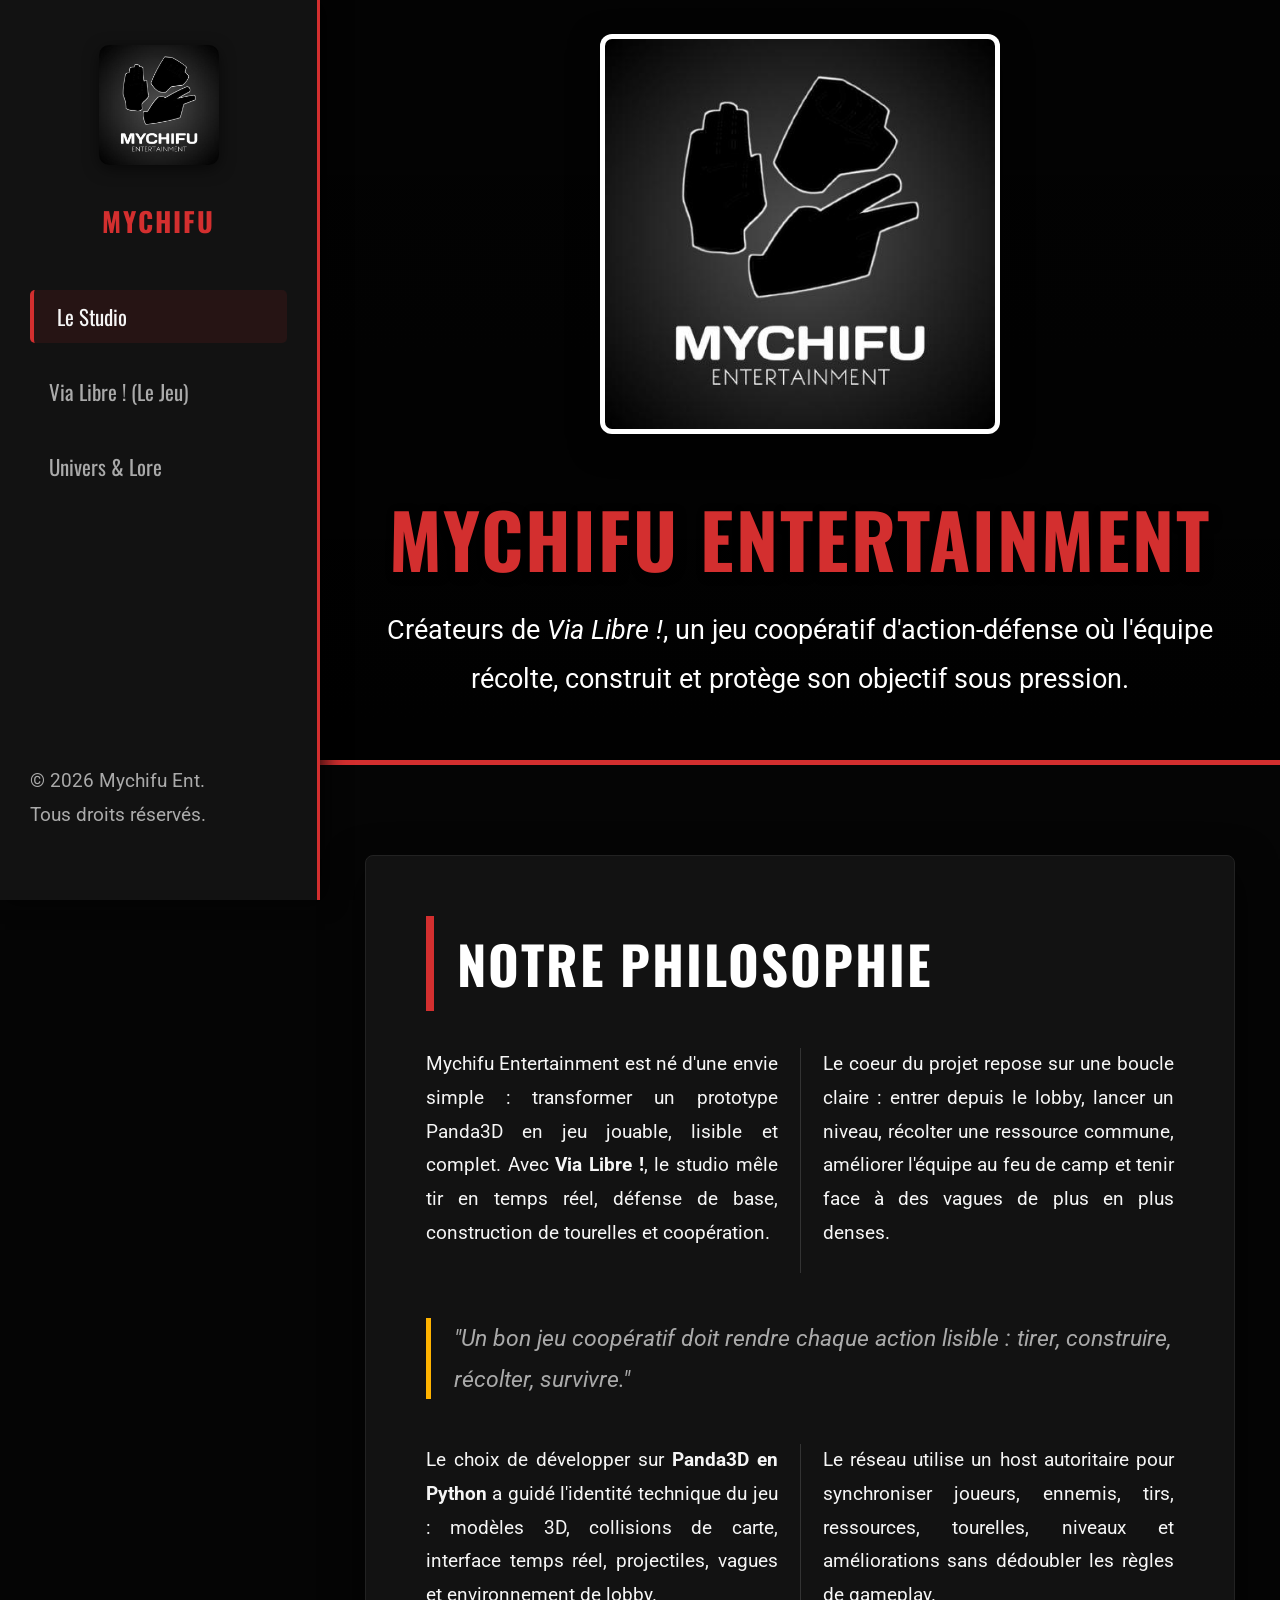
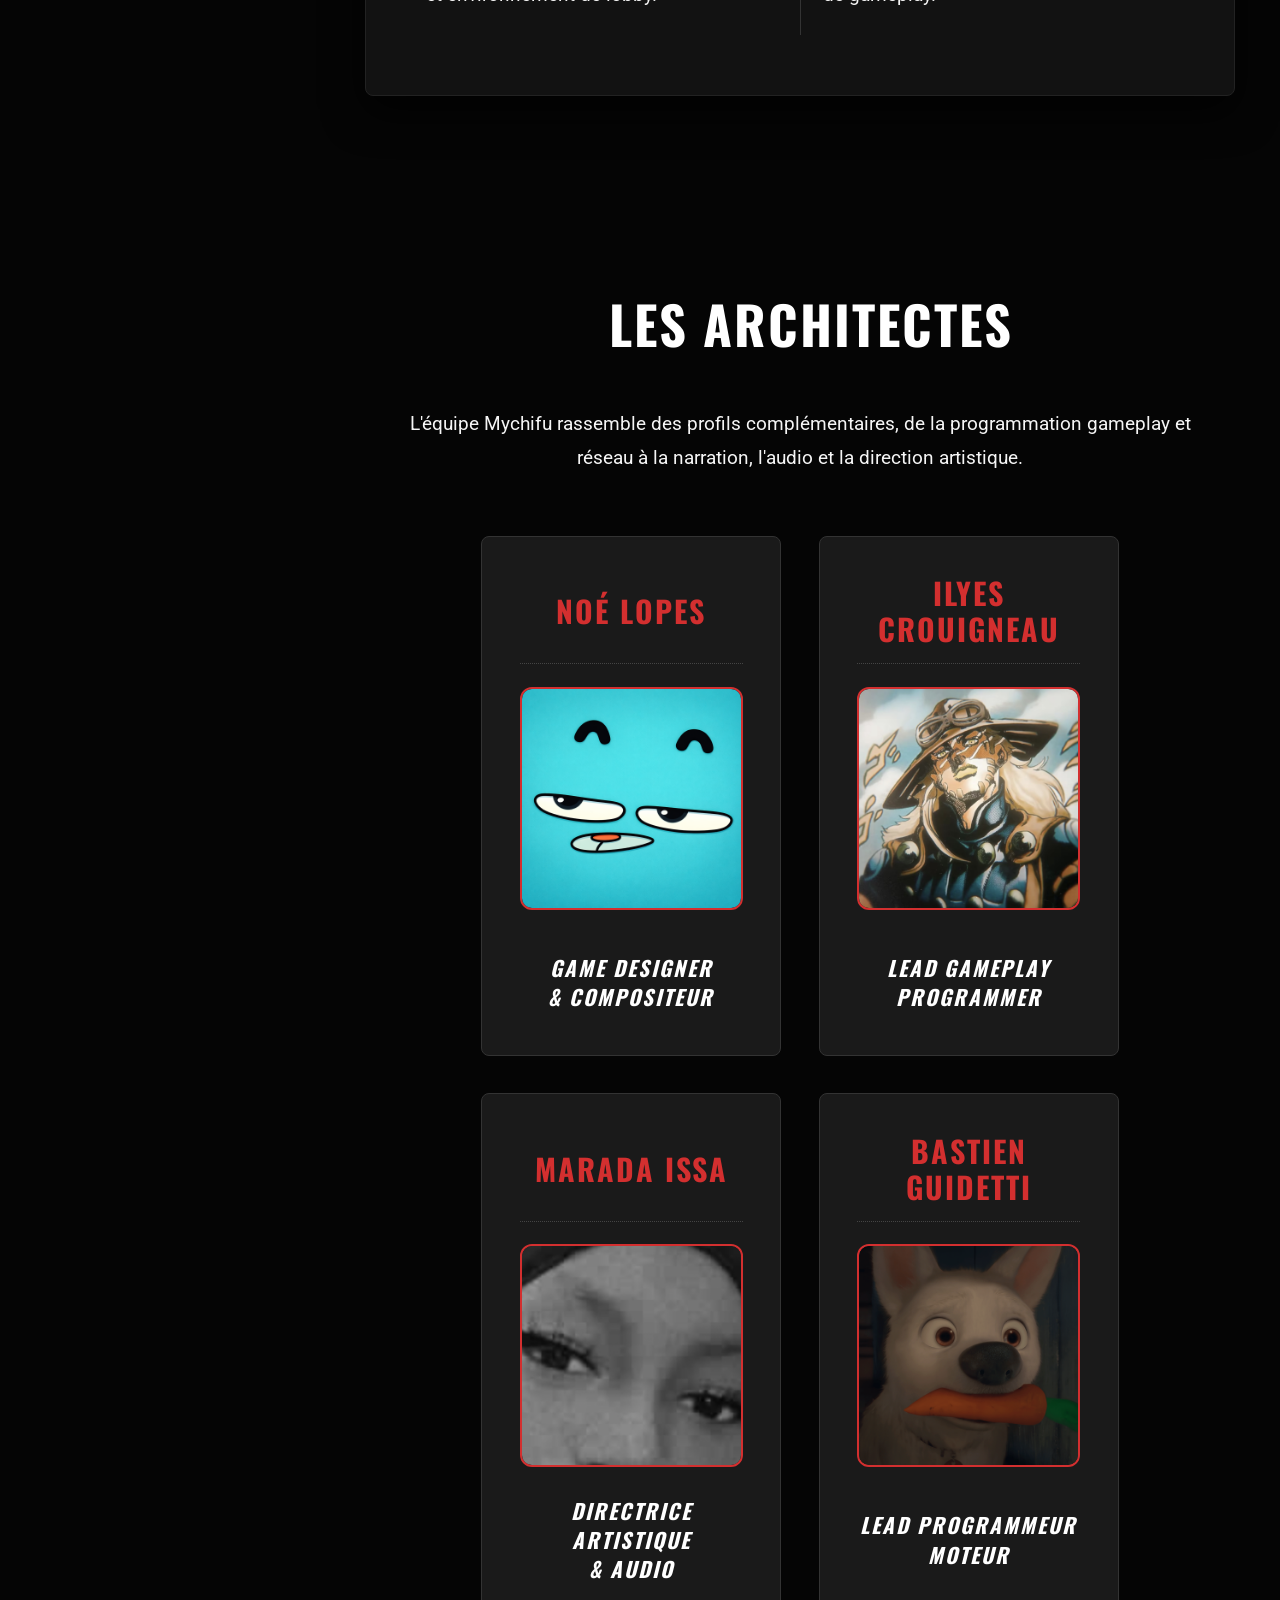
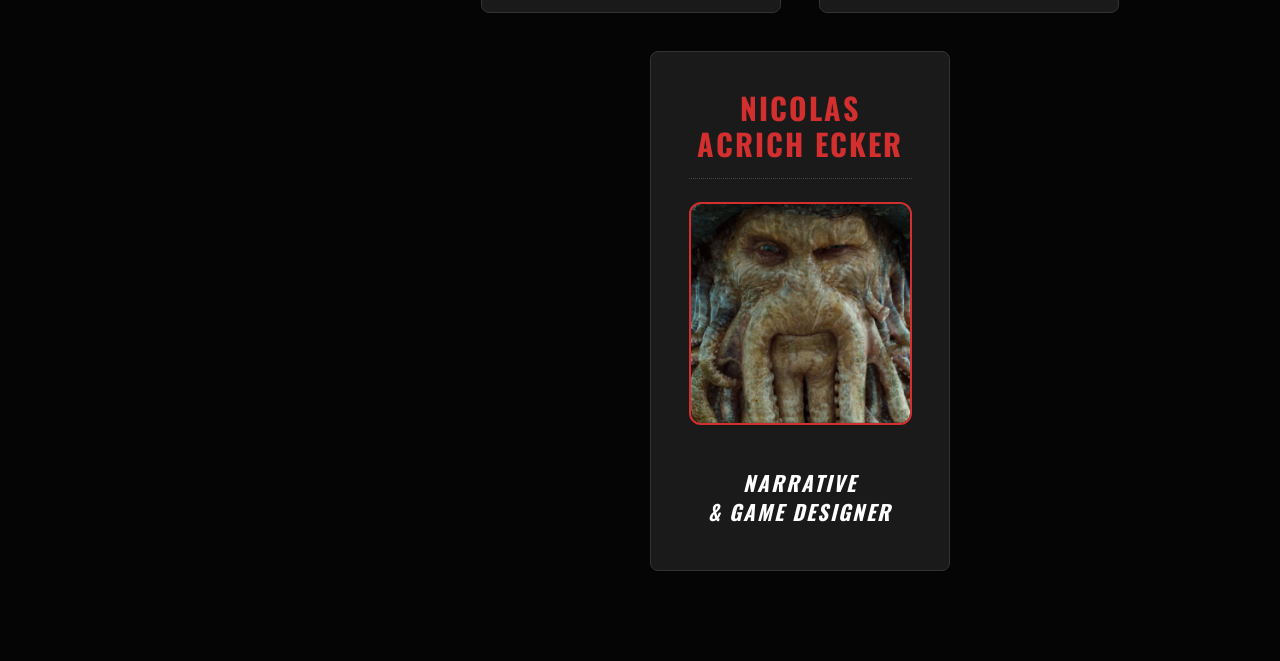
<file: index.html>
<!DOCTYPE html>
<html lang="fr">
<head>
    <meta charset="UTF-8">
    <meta name="viewport" content="width=device-width, initial-scale=1.0">
    <title>Mychifu Entertainment - Studio Ind&eacute;pendant</title>
    <link rel="stylesheet" href="css/style.css">
</head>
<body>
    <nav class="sidebar">
        <div class="sidebar-header">
            <div class="sidebar-logo-container">
                <a href="index.html">
                    <img src="img/mychifu_logo.jpg" alt="Mychifu Logo">
                </a>
                <h2>MYCHIFU</h2>
            </div>
            <button class="mobile-toggle" aria-label="Ouvrir le menu">
                <span></span>
                <span></span>
                <span></span>
            </button>
        </div>
        <ul class="sidebar-nav">
            <li><a href="index.html" class="active">Le Studio</a></li>
            <li><a href="game.html">Via Libre ! (Le Jeu)</a></li>
            <li><a href="lore.html">Univers & Lore</a></li>
        </ul>
        <div class="sidebar-footer">
            <p>&copy; 2026 Mychifu Ent.<br>Tous droits r&eacute;serv&eacute;s.</p>
        </div>
    </nav>

    <main class="main-content">
        <header class="hero">
            <img src="img/mychifu_logo.jpg" alt="Mychifu Entertainment Logo" class="reveal-scale" style="background: white; padding: 5px;">
            <h1 class="reveal">Mychifu Entertainment</h1>
            <p class="reveal">Cr&eacute;ateurs de <em>Via Libre !</em>, un jeu coop&eacute;ratif d'action-d&eacute;fense o&ugrave; l'&eacute;quipe r&eacute;colte, construit et prot&egrave;ge son objectif sous pression.</p>
        </header>

        <section>
            <div class="surface reveal-up">
                <h2 class="section-title reveal-left">Notre Philosophie</h2>

                <div class="text-columns">
                    <p class="reveal">Mychifu Entertainment est n&eacute; d'une envie simple : transformer un prototype Panda3D en jeu jouable, lisible et complet. Avec <strong>Via Libre !</strong>, le studio m&ecirc;le tir en temps r&eacute;el, d&eacute;fense de base, construction de tourelles et coop&eacute;ration.</p>

                    <p class="reveal">Le coeur du projet repose sur une boucle claire : entrer depuis le lobby, lancer un niveau, r&eacute;colter une ressource commune, am&eacute;liorer l'&eacute;quipe au feu de camp et tenir face &agrave; des vagues de plus en plus denses.</p>
                </div>

                <blockquote class="reveal-scale">
                    "Un bon jeu coop&eacute;ratif doit rendre chaque action lisible : tirer, construire, r&eacute;colter, survivre."
                </blockquote>

                <div class="text-columns">
                    <p class="reveal">Le choix de d&eacute;velopper sur <strong>Panda3D en Python</strong> a guid&eacute; l'identit&eacute; technique du jeu : mod&egrave;les 3D, collisions de carte, interface temps r&eacute;el, projectiles, vagues et environnement de lobby.</p>
                    <p class="reveal">Le r&eacute;seau utilise un host autoritaire pour synchroniser joueurs, ennemis, tirs, ressources, tourelles, niveaux et am&eacute;liorations sans d&eacute;doubler les r&egrave;gles de gameplay.</p>
                </div>
            </div>
        </section>

        <section>
            <h2 class="section-title reveal-left" style="text-align: center; border: none;">Les Architectes</h2>
            <p class="reveal" style="text-align: center; max-width: 800px; margin: 0 auto 4rem;">L'&eacute;quipe Mychifu rassemble des profils compl&eacute;mentaires, de la programmation gameplay et r&eacute;seau &agrave; la narration, l'audio et la direction artistique.</p>

            <div class="grid-flex">
                <div class="card team-card reveal-scale">
                    <h3>No&eacute; Lopes</h3>
                    <div class="profile-pic-placeholder"><img src="img/noe.png" alt="Photo de No&eacute; Lopes"></div>
                    <h4>Game Designer<br>& Compositeur</h4>
                </div>
                <div class="card team-card reveal-scale" style="transition-delay: 0.1s;">
                    <h3>Ilyes Crouigneau</h3>
                    <div class="profile-pic-placeholder"><img src="img/ilyes.png" alt="Photo de Ilyes Crouigneau"></div>
                    <h4>Lead Gameplay<br>Programmer</h4>
                </div>
                <div class="card team-card reveal-scale" style="transition-delay: 0.2s;">
                    <h3>Marada Issa</h3>
                    <div class="profile-pic-placeholder"><img src="img/marada.png" alt="Photo de Marada Issa"></div>
                    <h4>Directrice Artistique<br>& Audio</h4>
                </div>
                <div class="card team-card reveal-scale" style="transition-delay: 0.3s;">
                    <h3>Bastien Guidetti</h3>
                    <div class="profile-pic-placeholder"><img src="img/bastien.png" alt="Photo de Bastien Guidetti"></div>
                    <h4>Lead Programmeur<br>Moteur</h4>
                </div>
                <div class="card team-card reveal-scale" style="transition-delay: 0.4s;">
                    <h3>Nicolas Acrich Ecker</h3>
                    <div class="profile-pic-placeholder"><img src="img/nicolas.png" alt="Photo de Nicolas Acrich Ecker"></div>
                    <h4>Narrative<br>& Game Designer</h4>
                </div>
            </div>
        </section>
    </main>
    <script src="js/script.js"></script>
</body>
</html>
</file>
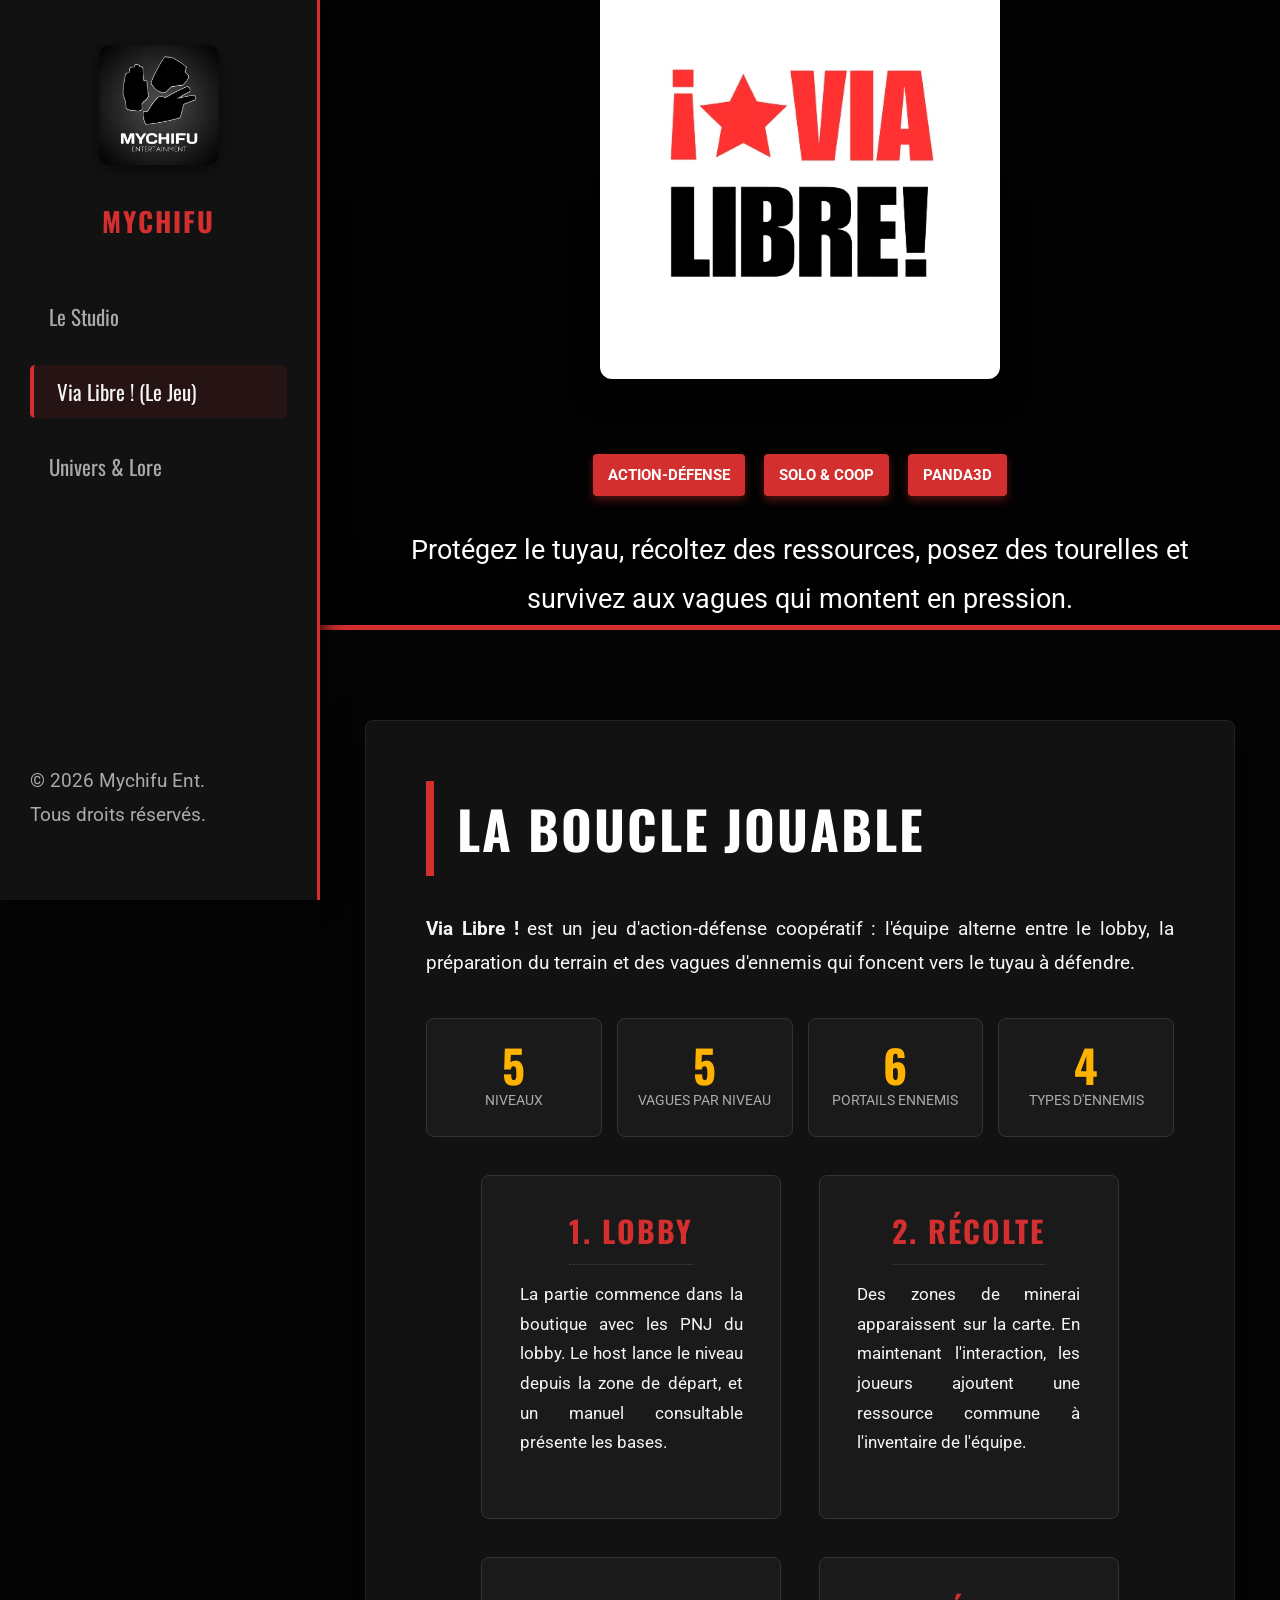
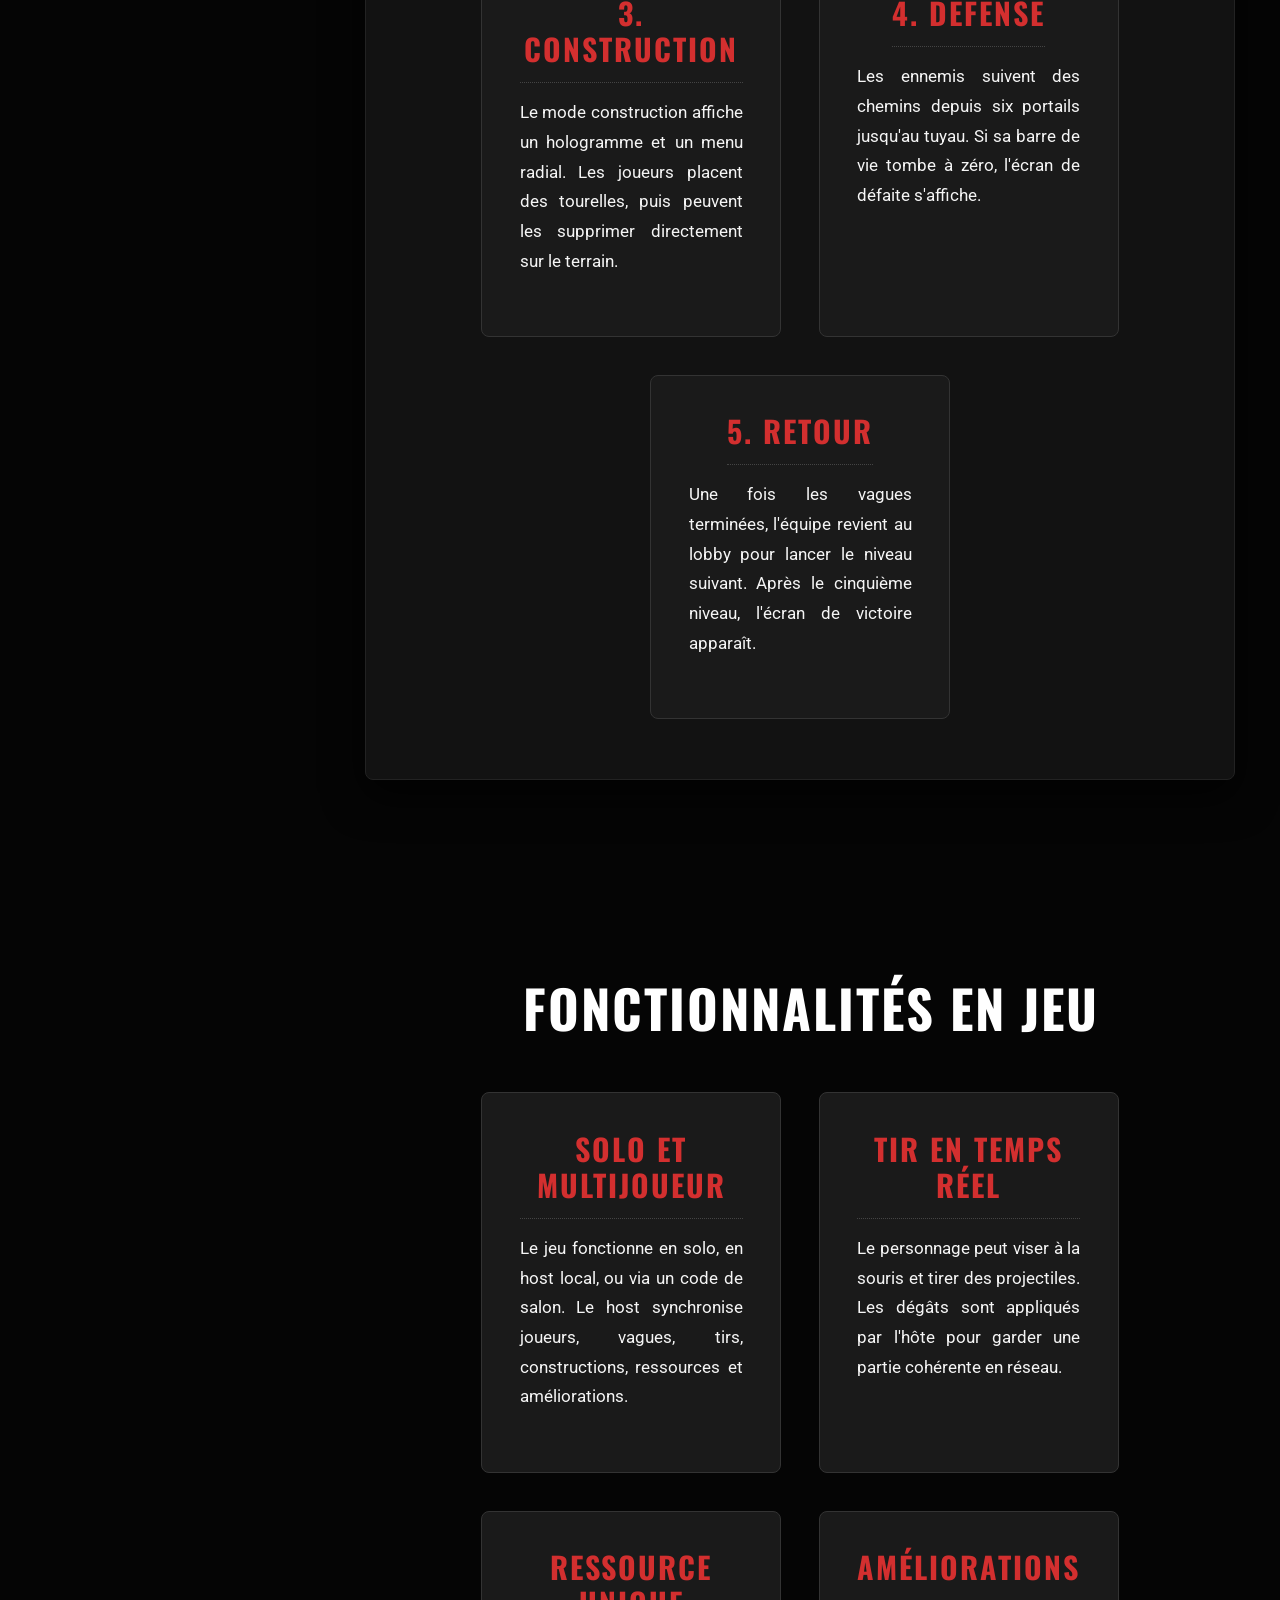
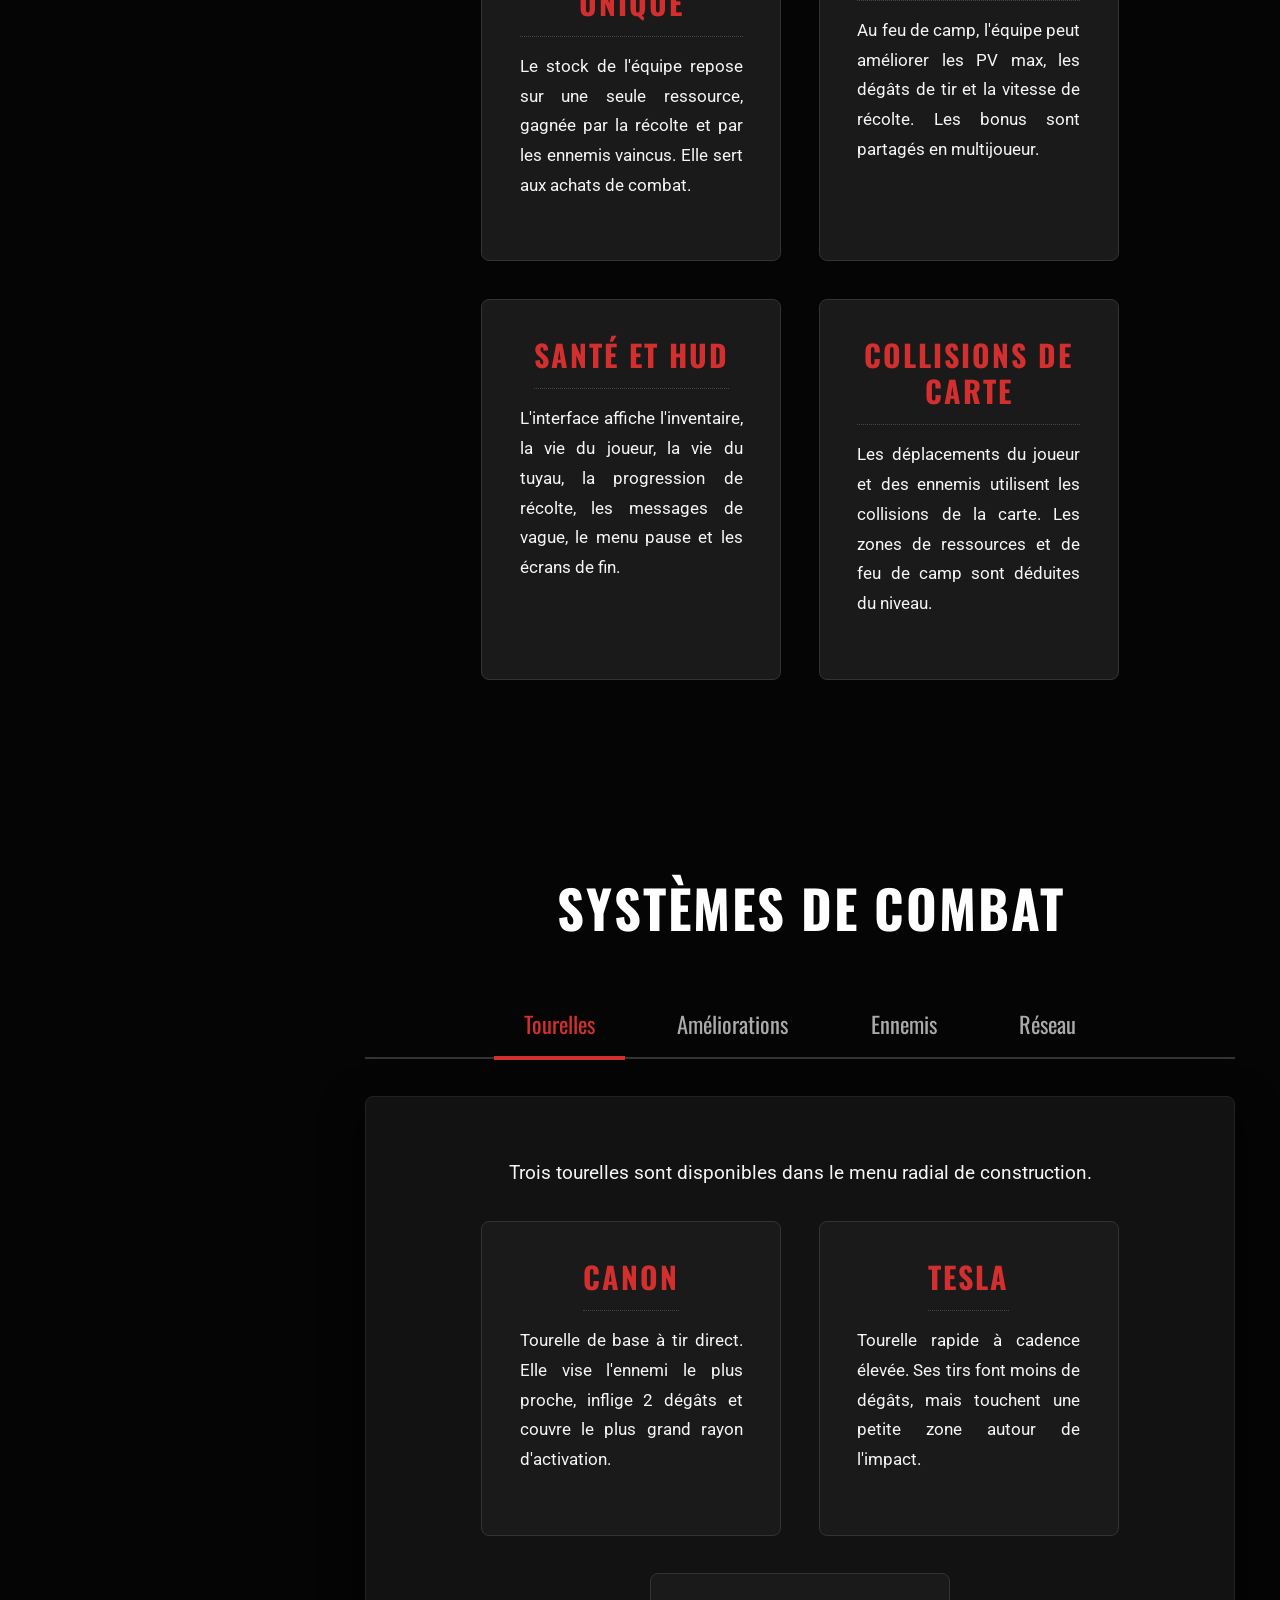
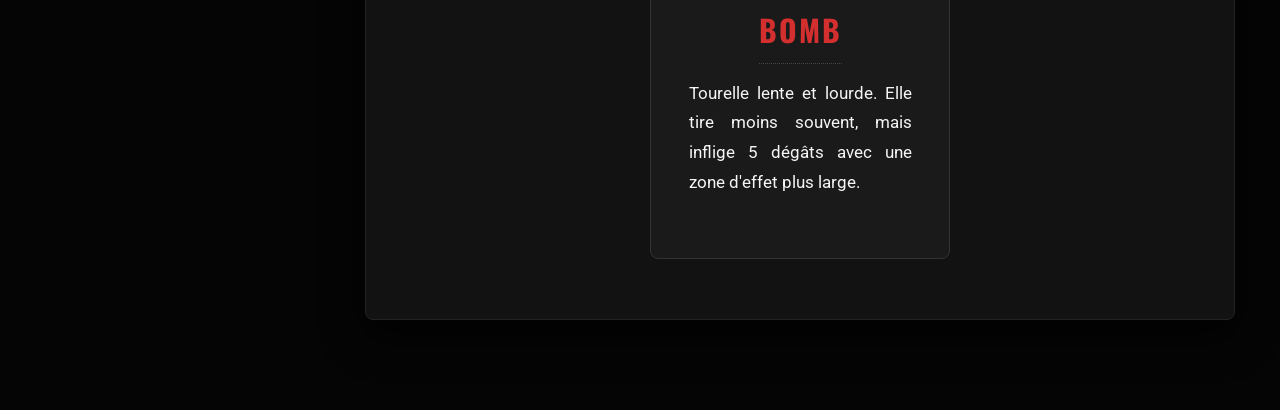
<file: game.html>
<!DOCTYPE html>
<html lang="fr">
<head>
    <meta charset="UTF-8">
    <meta name="viewport" content="width=device-width, initial-scale=1.0">
    <title>Via Libre ! - Le Jeu - Mychifu Entertainment</title>
    <link rel="stylesheet" href="css/style.css">
</head>
<body>
    <nav class="sidebar">
        <div class="sidebar-header">
            <div class="sidebar-logo-container">
                <a href="index.html">
                    <img src="img/mychifu_logo.jpg" alt="Mychifu Logo">
                </a>
                <h2>MYCHIFU</h2>
            </div>
            <button class="mobile-toggle" aria-label="Ouvrir le menu">
                <span></span>
                <span></span>
                <span></span>
            </button>
        </div>
        <ul class="sidebar-nav">
            <li><a href="index.html">Le Studio</a></li>
            <li><a href="game.html" class="active">Via Libre ! (Le Jeu)</a></li>
            <li><a href="lore.html">Univers & Lore</a></li>
        </ul>
        <div class="sidebar-footer">
            <p>&copy; 2026 Mychifu Ent.<br>Tous droits r&eacute;serv&eacute;s.</p>
        </div>
    </nav>

    <main class="main-content">
        <header class="hero" style="height: 70vh;">
            <img src="img/game_logo.jpg" alt="Via Libre! Logo" class="reveal-scale" style="background-color: #fff; padding: 15px;">
            <div class="reveal" style="margin-top: 2rem;">
                <span class="tag">Action-d&eacute;fense</span>
                <span class="tag">Solo & coop</span>
                <span class="tag">Panda3D</span>
            </div>
            <p class="reveal" style="margin-top: 1.5rem;">Prot&eacute;gez le tuyau, r&eacute;coltez des ressources, posez des tourelles et survivez aux vagues qui montent en pression.</p>
        </header>

        <section>
            <div class="surface reveal-up">
                <h2 class="section-title reveal-left">La Boucle Jouable</h2>
                <p><strong>Via Libre !</strong> est un jeu d'action-d&eacute;fense coop&eacute;ratif : l'&eacute;quipe alterne entre le lobby, la pr&eacute;paration du terrain et des vagues d'ennemis qui foncent vers le tuyau &agrave; d&eacute;fendre.</p>

                <div class="stat-grid reveal">
                    <div class="stat-card">
                        <strong>5</strong>
                        <span>niveaux</span>
                    </div>
                    <div class="stat-card">
                        <strong>5</strong>
                        <span>vagues par niveau</span>
                    </div>
                    <div class="stat-card">
                        <strong>6</strong>
                        <span>portails ennemis</span>
                    </div>
                    <div class="stat-card">
                        <strong>4</strong>
                        <span>types d'ennemis</span>
                    </div>
                </div>

                <div class="grid-flex" style="margin-top: 2rem;">
                    <div class="card">
                        <h3>1. Lobby</h3>
                        <p>La partie commence dans la boutique avec les PNJ du lobby. Le host lance le niveau depuis la zone de d&eacute;part, et un manuel consultable pr&eacute;sente les bases.</p>
                    </div>
                    <div class="card">
                        <h3>2. R&eacute;colte</h3>
                        <p>Des zones de minerai apparaissent sur la carte. En maintenant l'interaction, les joueurs ajoutent une ressource commune &agrave; l'inventaire de l'&eacute;quipe.</p>
                    </div>
                    <div class="card">
                        <h3>3. Construction</h3>
                        <p>Le mode construction affiche un hologramme et un menu radial. Les joueurs placent des tourelles, puis peuvent les supprimer directement sur le terrain.</p>
                    </div>
                    <div class="card">
                        <h3>4. D&eacute;fense</h3>
                        <p>Les ennemis suivent des chemins depuis six portails jusqu'au tuyau. Si sa barre de vie tombe &agrave; z&eacute;ro, l'&eacute;cran de d&eacute;faite s'affiche.</p>
                    </div>
                    <div class="card">
                        <h3>5. Retour</h3>
                        <p>Une fois les vagues termin&eacute;es, l'&eacute;quipe revient au lobby pour lancer le niveau suivant. Apr&egrave;s le cinqui&egrave;me niveau, l'&eacute;cran de victoire appara&icirc;t.</p>
                    </div>
                </div>
            </div>
        </section>

        <section>
            <h2 class="section-title reveal-left" style="text-align: center; border: none;">Fonctionnalit&eacute;s en jeu</h2>

            <div class="grid-flex">
                <div class="card reveal-scale">
                    <h3>Solo et multijoueur</h3>
                    <p>Le jeu fonctionne en solo, en host local, ou via un code de salon. Le host synchronise joueurs, vagues, tirs, constructions, ressources et am&eacute;liorations.</p>
                </div>
                <div class="card reveal-scale" style="transition-delay: 0.1s;">
                    <h3>Tir en temps r&eacute;el</h3>
                    <p>Le personnage peut viser &agrave; la souris et tirer des projectiles. Les d&eacute;g&acirc;ts sont appliqu&eacute;s par l'h&ocirc;te pour garder une partie coh&eacute;rente en r&eacute;seau.</p>
                </div>
                <div class="card reveal-scale" style="transition-delay: 0.2s;">
                    <h3>Ressource unique</h3>
                    <p>Le stock de l'&eacute;quipe repose sur une seule ressource, gagn&eacute;e par la r&eacute;colte et par les ennemis vaincus. Elle sert aux achats de combat.</p>
                </div>
                <div class="card reveal-scale" style="transition-delay: 0.3s;">
                    <h3>Am&eacute;liorations</h3>
                    <p>Au feu de camp, l'&eacute;quipe peut am&eacute;liorer les PV max, les d&eacute;g&acirc;ts de tir et la vitesse de r&eacute;colte. Les bonus sont partag&eacute;s en multijoueur.</p>
                </div>
                <div class="card reveal-scale" style="transition-delay: 0.4s;">
                    <h3>Sant&eacute; et HUD</h3>
                    <p>L'interface affiche l'inventaire, la vie du joueur, la vie du tuyau, la progression de r&eacute;colte, les messages de vague, le menu pause et les &eacute;crans de fin.</p>
                </div>
                <div class="card reveal-scale" style="transition-delay: 0.5s;">
                    <h3>Collisions de carte</h3>
                    <p>Les d&eacute;placements du joueur et des ennemis utilisent les collisions de la carte. Les zones de ressources et de feu de camp sont d&eacute;duites du niveau.</p>
                </div>
            </div>
        </section>

        <section>
            <h2 class="section-title reveal-scale" style="text-align: center; border: none;">Syst&egrave;mes de combat</h2>

            <div class="tab-buttons reveal">
                <button class="tab-btn active" data-tab="turrets">Tourelles</button>
                <button class="tab-btn" data-tab="upgrades">Am&eacute;liorations</button>
                <button class="tab-btn" data-tab="enemies">Ennemis</button>
                <button class="tab-btn" data-tab="network">R&eacute;seau</button>
            </div>

            <div class="surface reveal">
                <div id="turrets" class="tab-content active">
                    <p style="text-align: center; margin-bottom: 2rem;">Trois tourelles sont disponibles dans le menu radial de construction.</p>
                    <div class="grid-flex">
                        <div class="card">
                            <h3>Canon</h3>
                            <p>Tourelle de base &agrave; tir direct. Elle vise l'ennemi le plus proche, inflige 2 d&eacute;g&acirc;ts et couvre le plus grand rayon d'activation.</p>
                        </div>
                        <div class="card">
                            <h3>Tesla</h3>
                            <p>Tourelle rapide &agrave; cadence &eacute;lev&eacute;e. Ses tirs font moins de d&eacute;g&acirc;ts, mais touchent une petite zone autour de l'impact.</p>
                        </div>
                        <div class="card">
                            <h3>Bomb</h3>
                            <p>Tourelle lente et lourde. Elle tire moins souvent, mais inflige 5 d&eacute;g&acirc;ts avec une zone d'effet plus large.</p>
                        </div>
                    </div>
                </div>

                <div id="upgrades" class="tab-content">
                    <p style="text-align: center; margin-bottom: 2rem;">Les am&eacute;liorations se font pr&egrave;s du feu de camp et consomment la ressource commune.</p>
                    <div class="grid-flex">
                        <div class="card">
                            <h3>PV max</h3>
                            <p>Bonus de survie : +2 PV max par niveau, jusqu'au niveau 5.</p>
                        </div>
                        <div class="card">
                            <h3>D&eacute;g&acirc;ts</h3>
                            <p>Bonus de combat : +1 d&eacute;g&acirc;t par tir, jusqu'au niveau 3.</p>
                        </div>
                        <div class="card">
                            <h3>R&eacute;colte</h3>
                            <p>Bonus d'outil : -15% de temps de r&eacute;colte par niveau, jusqu'au niveau 4.</p>
                        </div>
                    </div>
                </div>

                <div id="enemies" class="tab-content">
                    <p style="text-align: center; margin-bottom: 2rem;">Chaque vague combine plusieurs profils d'ennemis, puis l'intensit&eacute; augmente avec les niveaux.</p>
                    <div class="grid-flex">
                        <div class="card">
                            <h3>Classique</h3>
                            <p>Profil standard : vitesse, points de vie et d&eacute;g&acirc;ts de base.</p>
                        </div>
                        <div class="card">
                            <h3>Rapide</h3>
                            <p>Moins r&eacute;sistant, mais 50% plus rapide. Il met vite la pression sur le tuyau.</p>
                        </div>
                        <div class="card">
                            <h3>Lourd</h3>
                            <p>Deux fois plus de vie, plus de d&eacute;g&acirc;ts et une meilleure r&eacute;compense en ressource.</p>
                        </div>
                        <div class="card">
                            <h3>Miniboss</h3>
                            <p>Ennemi de fin de s&eacute;rie : tr&egrave;s r&eacute;sistant, lent, dangereux pour l'objectif et tr&egrave;s rentable &agrave; vaincre.</p>
                        </div>
                    </div>
                </div>

                <div id="network" class="tab-content">
                    <p style="text-align: center; margin-bottom: 2rem;">Le multijoueur est construit autour d'un host autoritaire.</p>
                    <div class="grid-flex">
                        <div class="card">
                            <h3>Salons</h3>
                            <p>Le host cr&eacute;e un salon avec un code ou h&eacute;berge localement. Les clients rejoignent via ce code ou l'adresse locale.</p>
                        </div>
                        <div class="card">
                            <h3>Snapshots</h3>
                            <p>Le host diffuse l'&eacute;tat des joueurs, ennemis, structures, ressources, PV du tuyau et progression de niveau.</p>
                        </div>
                        <div class="card">
                            <h3>Actions valid&eacute;es</h3>
                            <p>Les tirs, constructions, destructions, r&eacute;coltes et am&eacute;liorations passent par le host avant d'&ecirc;tre appliqu&eacute;s &agrave; l'&eacute;quipe.</p>
                        </div>
                    </div>
                </div>
            </div>
        </section>
    </main>
    <script src="js/script.js"></script>
</body>
</html>
</file>
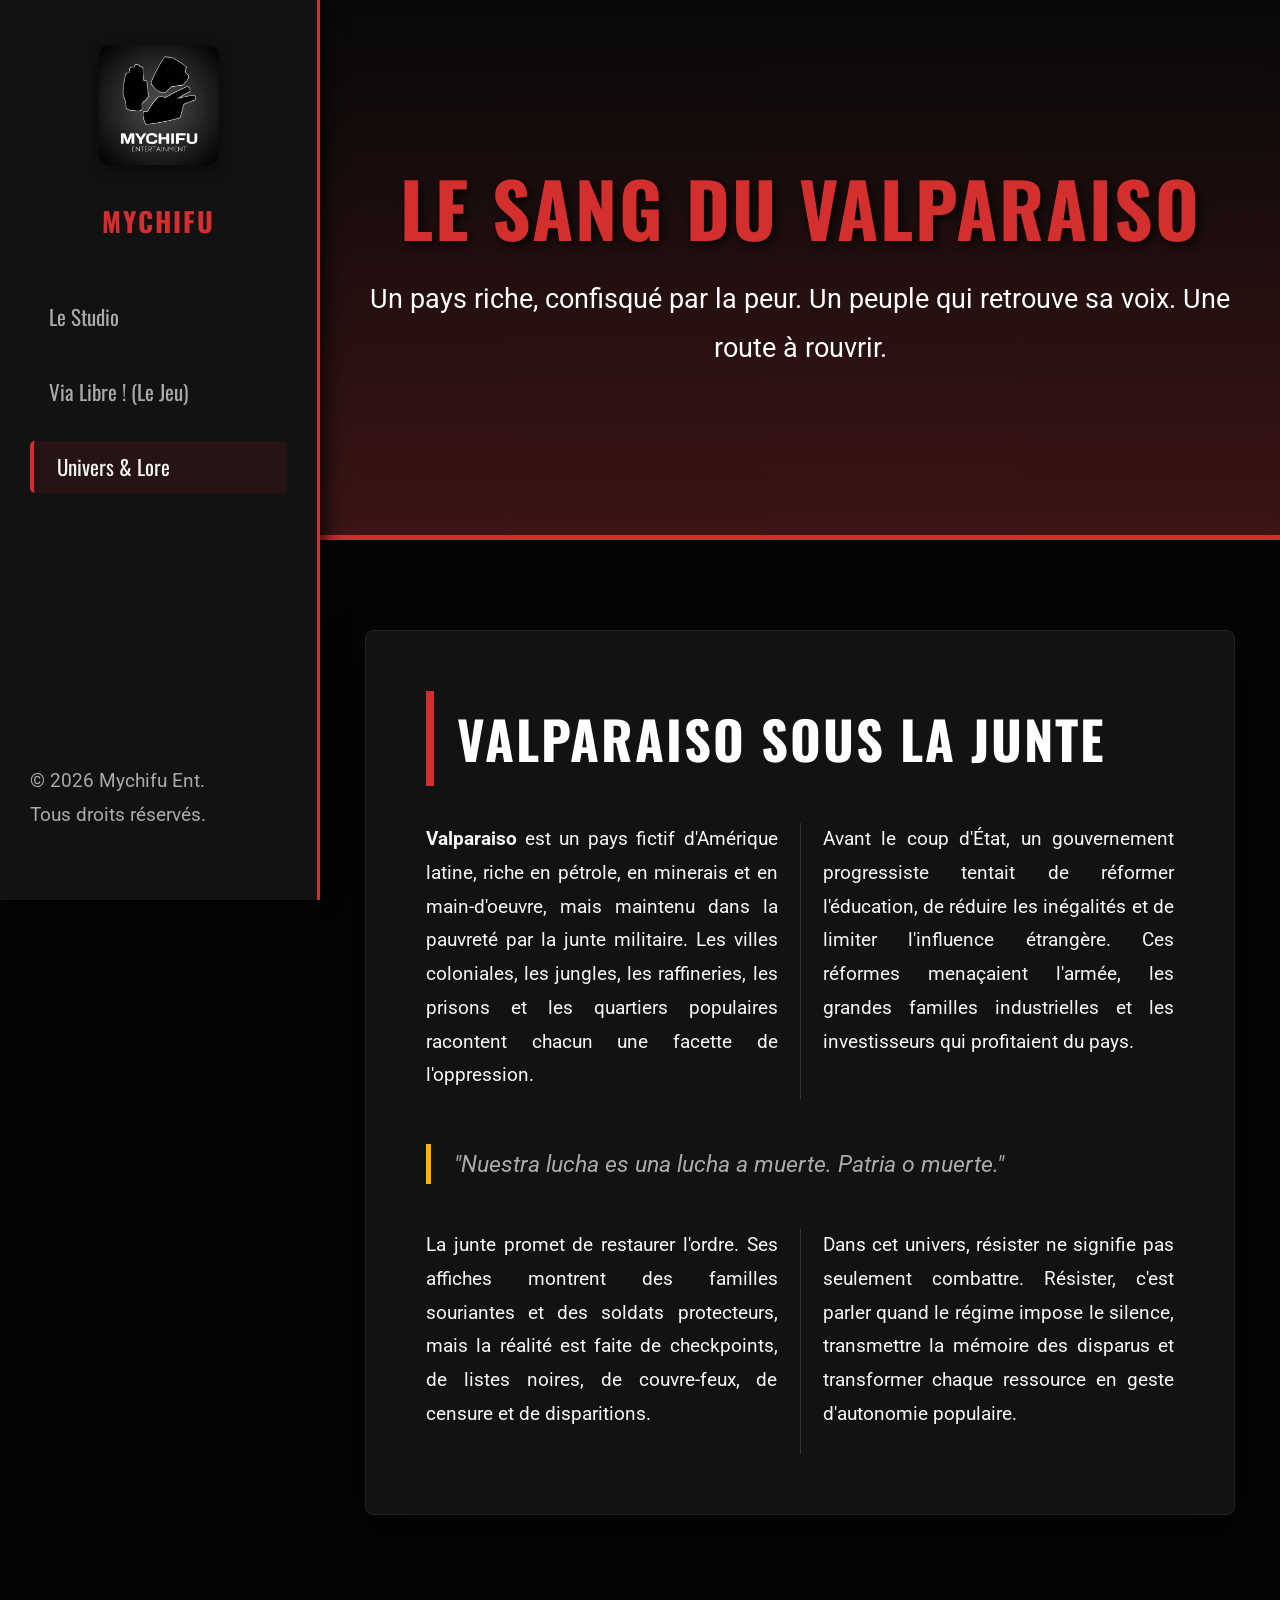
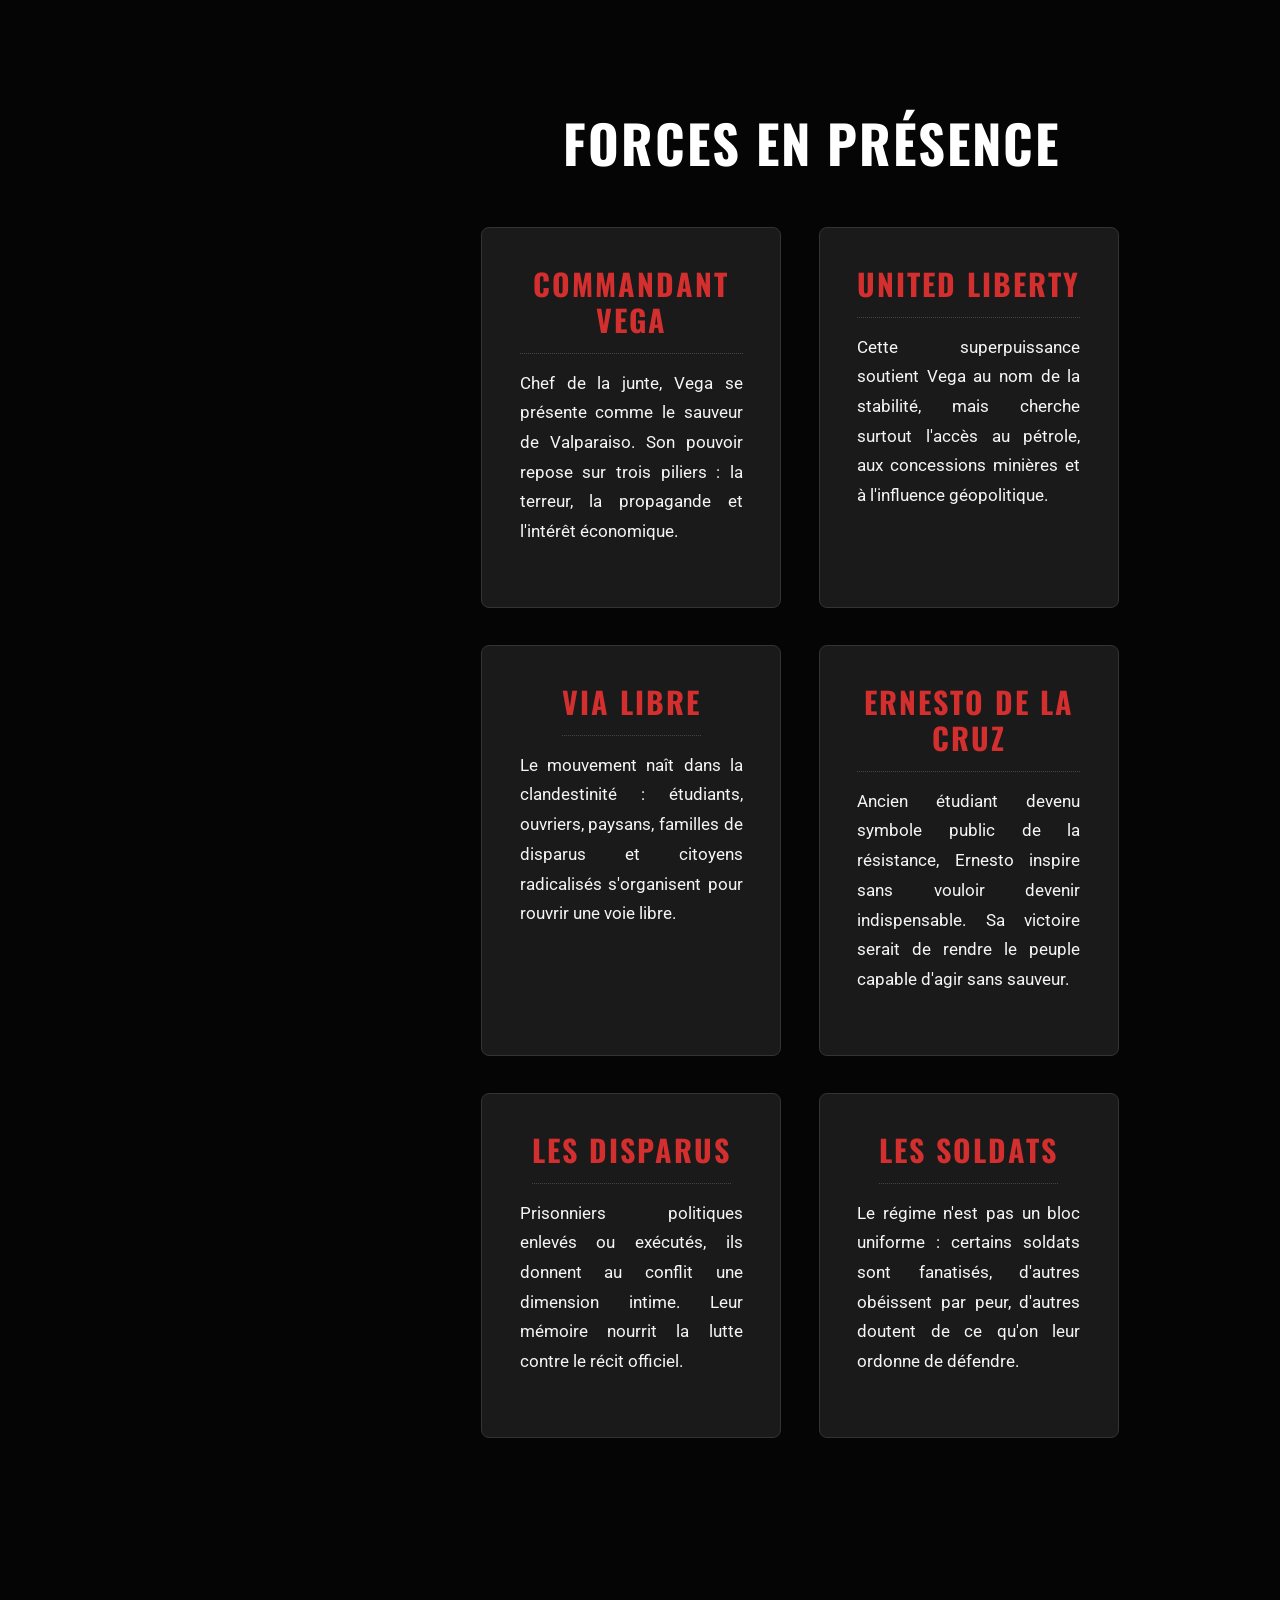
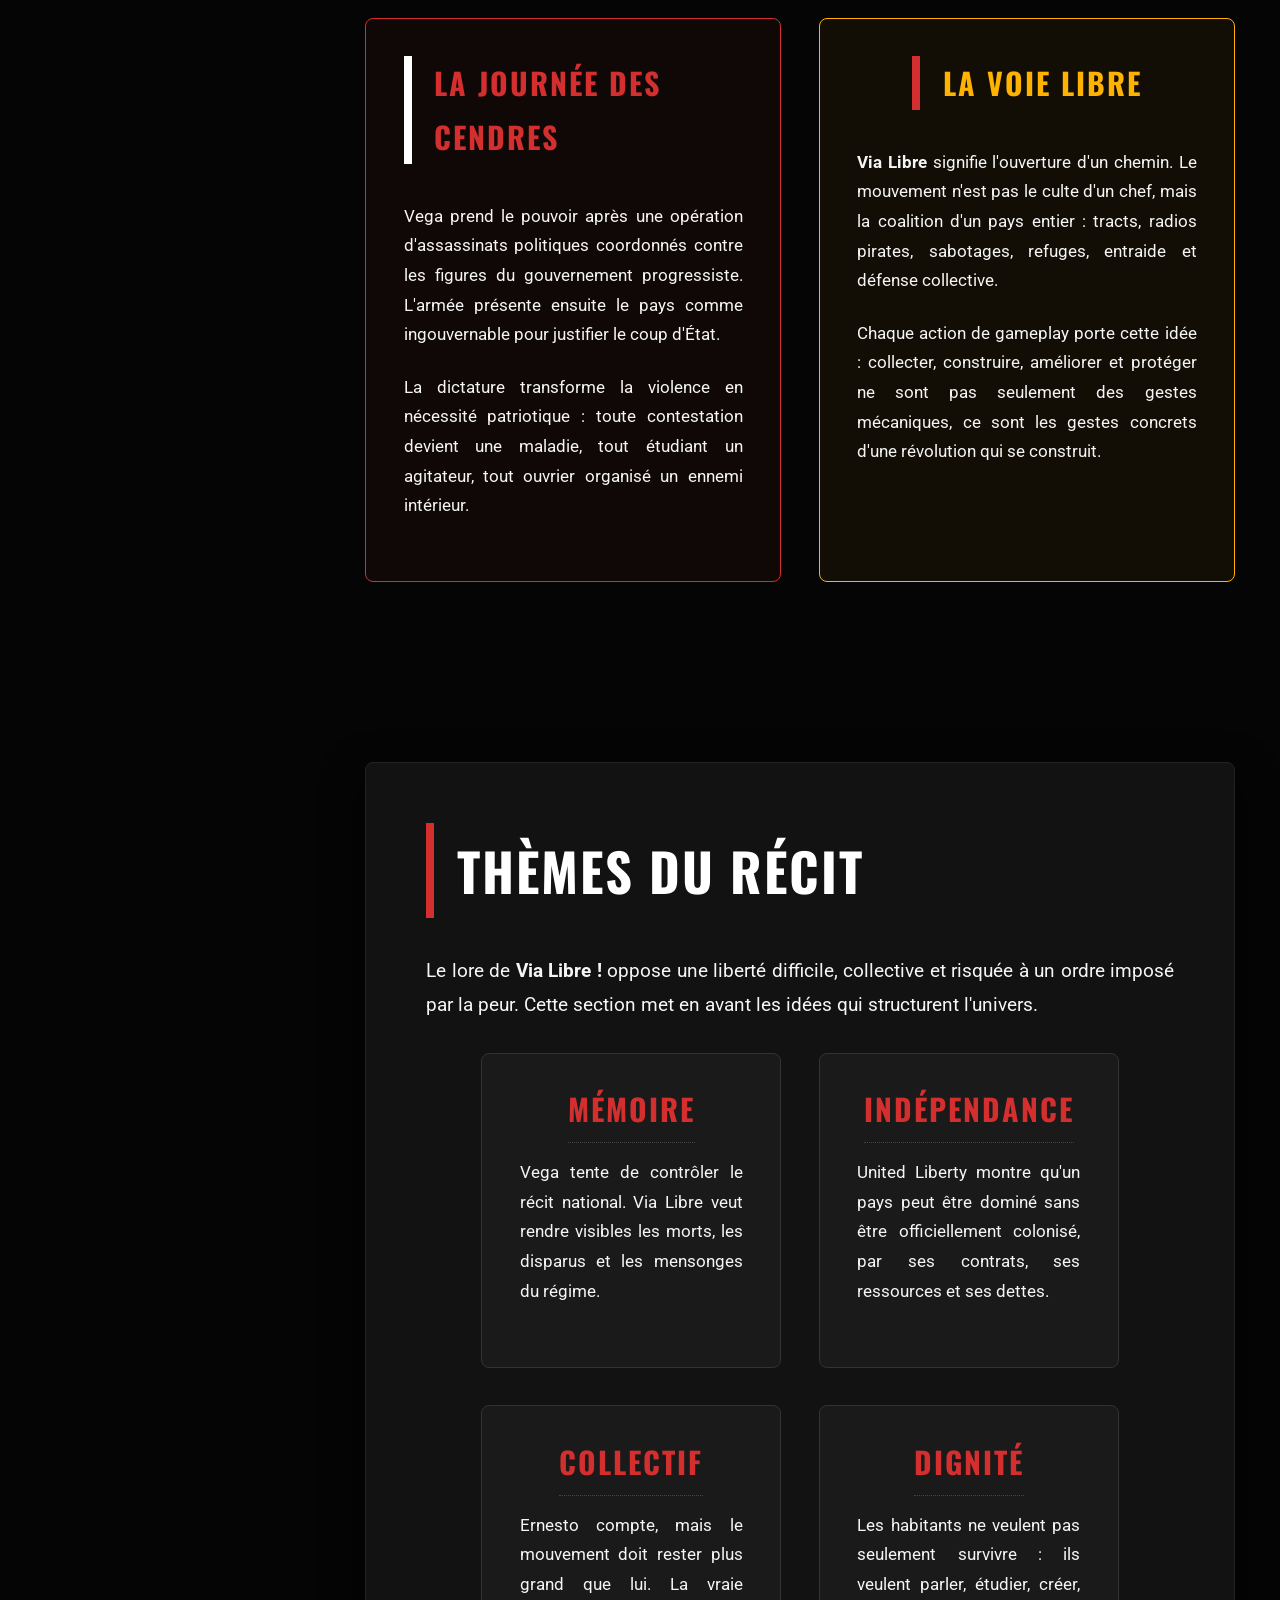
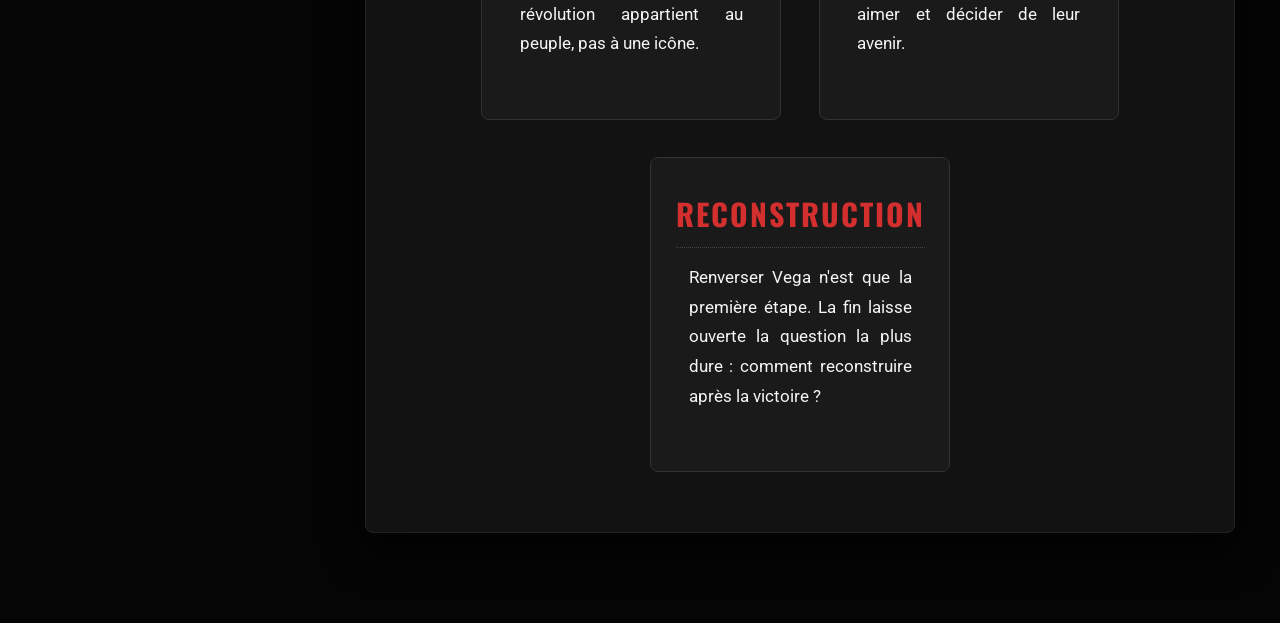
<file: lore.html>
<!DOCTYPE html>
<html lang="fr">
<head>
    <meta charset="UTF-8">
    <meta name="viewport" content="width=device-width, initial-scale=1.0">
    <title>Via Libre ! - Univers & Lore - Mychifu Entertainment</title>
    <link rel="stylesheet" href="css/style.css">
</head>
<body>
    <nav class="sidebar">
        <div class="sidebar-header">
            <div class="sidebar-logo-container">
                <a href="index.html">
                    <img src="img/mychifu_logo.jpg" alt="Mychifu Logo">
                </a>
                <h2>MYCHIFU</h2>
            </div>
            <button class="mobile-toggle" aria-label="Ouvrir le menu">
                <span></span>
                <span></span>
                <span></span>
            </button>
        </div>
        <ul class="sidebar-nav">
            <li><a href="index.html">Le Studio</a></li>
            <li><a href="game.html">Via Libre ! (Le Jeu)</a></li>
            <li><a href="lore.html" class="active">Univers & Lore</a></li>
        </ul>
        <div class="sidebar-footer">
            <p>&copy; 2026 Mychifu Ent.<br>Tous droits r&eacute;serv&eacute;s.</p>
        </div>
    </nav>

    <main class="main-content">
        <header class="hero" style="height: 60vh; background-image: linear-gradient(rgba(5,5,5,0.7), rgba(211,47,47,0.4)), url('data:image/svg+xml;utf8,<svg xmlns=&quot;http://www.w3.org/2000/svg&quot; width=&quot;100&quot; height=&quot;100&quot;><rect width=&quot;100&quot; height=&quot;100&quot; fill=&quot;%23111&quot;/></svg>');">
            <h1 class="reveal">Le Sang du Valparaiso</h1>
            <p class="reveal">Un pays riche, confisqu&eacute; par la peur. Un peuple qui retrouve sa voix. Une route &agrave; rouvrir.</p>
        </header>

        <section>
            <div class="surface reveal-up">
                <h2 class="section-title reveal-left">Valparaiso Sous la Junte</h2>
                <div class="text-columns">
                    <p class="reveal"><strong>Valparaiso</strong> est un pays fictif d'Am&eacute;rique latine, riche en p&eacute;trole, en minerais et en main-d'oeuvre, mais maintenu dans la pauvret&eacute; par la junte militaire. Les villes coloniales, les jungles, les raffineries, les prisons et les quartiers populaires racontent chacun une facette de l'oppression.</p>
                    <p class="reveal">Avant le coup d'&Eacute;tat, un gouvernement progressiste tentait de r&eacute;former l'&eacute;ducation, de r&eacute;duire les in&eacute;galit&eacute;s et de limiter l'influence &eacute;trang&egrave;re. Ces r&eacute;formes mena&ccedil;aient l'arm&eacute;e, les grandes familles industrielles et les investisseurs qui profitaient du pays.</p>
                </div>

                <blockquote class="reveal-scale">
                    "Nuestra lucha es una lucha a muerte. Patria o muerte."
                </blockquote>

                <div class="text-columns">
                    <p class="reveal">La junte promet de restaurer l'ordre. Ses affiches montrent des familles souriantes et des soldats protecteurs, mais la r&eacute;alit&eacute; est faite de checkpoints, de listes noires, de couvre-feux, de censure et de disparitions.</p>
                    <p class="reveal">Dans cet univers, r&eacute;sister ne signifie pas seulement combattre. R&eacute;sister, c'est parler quand le r&eacute;gime impose le silence, transmettre la m&eacute;moire des disparus et transformer chaque ressource en geste d'autonomie populaire.</p>
                </div>
            </div>
        </section>

        <section>
            <h2 class="section-title reveal-left" style="text-align: center; border: none;">Forces en Pr&eacute;sence</h2>
            <div class="grid-flex">
                <div class="card reveal-scale">
                    <h3>Commandant Vega</h3>
                    <p>Chef de la junte, Vega se pr&eacute;sente comme le sauveur de Valparaiso. Son pouvoir repose sur trois piliers : la terreur, la propagande et l'int&eacute;r&ecirc;t &eacute;conomique.</p>
                </div>
                <div class="card reveal-scale" style="transition-delay: 0.1s;">
                    <h3>United Liberty</h3>
                    <p>Cette superpuissance soutient Vega au nom de la stabilit&eacute;, mais cherche surtout l'acc&egrave;s au p&eacute;trole, aux concessions mini&egrave;res et &agrave; l'influence g&eacute;opolitique.</p>
                </div>
                <div class="card reveal-scale" style="transition-delay: 0.2s;">
                    <h3>Via Libre</h3>
                    <p>Le mouvement na&icirc;t dans la clandestinit&eacute; : &eacute;tudiants, ouvriers, paysans, familles de disparus et citoyens radicalis&eacute;s s'organisent pour rouvrir une voie libre.</p>
                </div>
                <div class="card reveal-scale" style="transition-delay: 0.3s;">
                    <h3>Ernesto De La Cruz</h3>
                    <p>Ancien &eacute;tudiant devenu symbole public de la r&eacute;sistance, Ernesto inspire sans vouloir devenir indispensable. Sa victoire serait de rendre le peuple capable d'agir sans sauveur.</p>
                </div>
                <div class="card reveal-scale" style="transition-delay: 0.4s;">
                    <h3>Les Disparus</h3>
                    <p>Prisonniers politiques enlev&eacute;s ou ex&eacute;cut&eacute;s, ils donnent au conflit une dimension intime. Leur m&eacute;moire nourrit la lutte contre le r&eacute;cit officiel.</p>
                </div>
                <div class="card reveal-scale" style="transition-delay: 0.5s;">
                    <h3>Les Soldats</h3>
                    <p>Le r&eacute;gime n'est pas un bloc uniforme : certains soldats sont fanatis&eacute;s, d'autres ob&eacute;issent par peur, d'autres doutent de ce qu'on leur ordonne de d&eacute;fendre.</p>
                </div>
            </div>
        </section>

        <section>
            <div class="grid-2">
                <div class="card reveal-left" style="background-color: rgba(211, 47, 47, 0.05); border: 1px solid var(--primary);">
                    <h2 class="section-title" style="font-size: 2rem; border-color: #fff; color: var(--primary);">La Journ&eacute;e des Cendres</h2>
                    <p>Vega prend le pouvoir apr&egrave;s une op&eacute;ration d'assassinats politiques coordonn&eacute;s contre les figures du gouvernement progressiste. L'arm&eacute;e pr&eacute;sente ensuite le pays comme ingouvernable pour justifier le coup d'&Eacute;tat.</p>
                    <p>La dictature transforme la violence en n&eacute;cessit&eacute; patriotique : toute contestation devient une maladie, tout &eacute;tudiant un agitateur, tout ouvrier organis&eacute; un ennemi int&eacute;rieur.</p>
                </div>

                <div class="card reveal-right" style="background-color: rgba(255, 179, 0, 0.05); border: 1px solid var(--accent);">
                    <h2 class="section-title" style="font-size: 2rem; border-color: var(--primary); color: var(--accent);">La Voie Libre</h2>
                    <p><strong>Via Libre</strong> signifie l'ouverture d'un chemin. Le mouvement n'est pas le culte d'un chef, mais la coalition d'un pays entier : tracts, radios pirates, sabotages, refuges, entraide et d&eacute;fense collective.</p>
                    <p>Chaque action de gameplay porte cette id&eacute;e : collecter, construire, am&eacute;liorer et prot&eacute;ger ne sont pas seulement des gestes m&eacute;caniques, ce sont les gestes concrets d'une r&eacute;volution qui se construit.</p>
                </div>
            </div>
        </section>

        <section>
            <div class="surface reveal-scale">
                <h2 class="section-title">Th&egrave;mes du R&eacute;cit</h2>
                <p>Le lore de <strong>Via Libre !</strong> oppose une libert&eacute; difficile, collective et risqu&eacute;e &agrave; un ordre impos&eacute; par la peur. Cette section met en avant les id&eacute;es qui structurent l'univers.</p>

                <div class="grid-flex" style="margin-top: 2rem;">
                    <div class="card">
                        <h3>M&eacute;moire</h3>
                        <p>Vega tente de contr&ocirc;ler le r&eacute;cit national. Via Libre veut rendre visibles les morts, les disparus et les mensonges du r&eacute;gime.</p>
                    </div>
                    <div class="card">
                        <h3>Ind&eacute;pendance</h3>
                        <p>United Liberty montre qu'un pays peut &ecirc;tre domin&eacute; sans &ecirc;tre officiellement colonis&eacute;, par ses contrats, ses ressources et ses dettes.</p>
                    </div>
                    <div class="card">
                        <h3>Collectif</h3>
                        <p>Ernesto compte, mais le mouvement doit rester plus grand que lui. La vraie r&eacute;volution appartient au peuple, pas &agrave; une ic&ocirc;ne.</p>
                    </div>
                    <div class="card">
                        <h3>Dignit&eacute;</h3>
                        <p>Les habitants ne veulent pas seulement survivre : ils veulent parler, &eacute;tudier, cr&eacute;er, aimer et d&eacute;cider de leur avenir.</p>
                    </div>
                    <div class="card">
                        <h3>Reconstruction</h3>
                        <p>Renverser Vega n'est que la premi&egrave;re &eacute;tape. La fin laisse ouverte la question la plus dure : comment reconstruire apr&egrave;s la victoire ?</p>
                    </div>
                </div>
            </div>
        </section>
    </main>
    <script src="js/script.js"></script>
</body>
</html>
</file>
<file: css/style.css>
@import url('https://fonts.googleapis.com/css2?family=Oswald:wght@400;700&family=Roboto:wght@300;400;700&display=swap');

:root {
    --primary: #d32f2f;
    --primary-hover: #b71c1c;
    --bg-dark: #050505;
    --bg-surface: #121212;
    --bg-card: #1a1a1a;
    --text-main: #f5f5f5;
    --text-muted: #aaaaaa;
    --accent: #ffb300;
    --sidebar-width: 320px;
}

* { box-sizing: border-box; margin: 0; padding: 0; }

html {
    font-size: 15px;
    scroll-behavior: smooth;
}

body {
    font-family: 'Roboto', sans-serif;
    background-color: var(--bg-dark);
    color: var(--text-main);
    line-height: 1.8;
    overflow-x: hidden;
    display: flex;
}

h1, h2, h3, h4 {
    font-family: 'Oswald', sans-serif;
    text-transform: uppercase;
    letter-spacing: 2px;
}

/* Sidebar Permanente */
.sidebar {
    position: fixed;
    top: 0;
    left: 0;
    width: var(--sidebar-width);
    height: 100vh;
    background-color: var(--bg-surface);
    border-right: 3px solid var(--primary);
    padding: 3rem 2rem;
    display: flex;
    flex-direction: column;
    z-index: 1000;
    box-shadow: 5px 0 20px rgba(0,0,0,0.8);
}

.sidebar-logo-container {
    text-align: center;
    margin-bottom: 3rem;
}

.sidebar-logo-container img {
    width: 120px;
    height: auto;
    border-radius: 10px;
    margin-bottom: 1.5rem;
    box-shadow: 0 4px 15px rgba(0,0,0,0.5);
    transition: transform 0.3s;
}

.sidebar-logo-container img:hover {
    transform: scale(1.05);
}

.sidebar-logo-container h2 {
    color: var(--primary);
    font-size: 1.8rem;
}

.sidebar-nav {
    list-style: none;
    display: flex;
    flex-direction: column;
    gap: 1.5rem;
}

.sidebar-nav a {
    color: var(--text-muted);
    text-decoration: none;
    font-family: 'Oswald', sans-serif;
    font-size: 1.4rem;
    display: block;
    padding: 0.5rem 1rem;
    border-radius: 5px;
    transition: all 0.3s ease;
    border-left: 4px solid transparent;
}

.sidebar-nav a:hover, .sidebar-nav a.active {
    color: var(--text-main);
    background-color: rgba(211, 47, 47, 0.1);
    border-left: 4px solid var(--primary);
    padding-left: 1.5rem;
}

.sidebar-footer {
    margin-top: auto;
    text-align: center;
    font-size: 0.9rem;
    color: var(--text-muted);
}

/* Contenu Principal */
.main-content {
    margin-left: var(--sidebar-width);
    width: calc(100% - var(--sidebar-width));
    min-height: 100vh;
    display: flex;
    flex-direction: column;
    align-items: center;
}

/* Sections */
section { 
    width: 100%;
    max-width: 1200px;
    padding: 6rem 3rem; 
}

.surface { 
    background-color: var(--bg-surface); 
    border: 1px solid #222; 
    border-radius: 8px; 
    box-shadow: 0 15px 40px rgba(0,0,0,0.8); 
    padding: 4rem; 
}

.section-title { 
    font-size: 3.5rem; 
    border-left: 8px solid var(--primary); 
    padding-left: 1.5rem; 
    margin-bottom: 2.5rem; 
    color: #fff;
}

/* Nouveauté : Séparateurs et colonnes de texte pour éviter les lignes trop longues */
.text-columns {
    column-count: 2;
    column-gap: 3rem;
    column-rule: 1px solid #333;
}

.text-columns p {
    margin-top: 0;
}

@media (max-width: 1000px) {
    .text-columns { column-count: 1; column-rule: none; }
}

h3 {
    font-size: 2rem;
    color: var(--primary);
    margin-bottom: 1.5rem;
    margin-top: 2rem;
}

p {
    font-size: 1.25rem;
    margin-bottom: 1.5rem;
    text-align: justify;
}

/* Hero Section */
.hero {
    width: 100%;
    height: 85vh;
    display: flex;
    flex-direction: column;
    justify-content: center;
    align-items: center;
    text-align: center;
    background: linear-gradient(rgba(0,0,0,0.7), rgba(0,0,0,0.95)), url('data:image/svg+xml;utf8,<svg xmlns="http://www.w3.org/2000/svg" width="100" height="100"><rect width="100" height="100" fill="%230a0a0a"/></svg>');
    background-size: cover;
    background-attachment: fixed;
    padding: 3rem;
    border-bottom: 5px solid var(--primary);
}

.hero img {
    max-width: 400px;
    margin-bottom: 2.5rem;
    border-radius: 12px;
    box-shadow: 0 10px 30px rgba(0,0,0,0.8);
}

.hero h1 {
    font-size: 5rem;
    color: var(--primary);
    text-shadow: 3px 3px 10px rgba(0,0,0,0.9);
}

.hero p { 
    font-size: 1.8rem; 
    max-width: 900px; 
    color: #fff; 
    text-align: center;
}

/* Grids - Centered */
/* On utilise flex + wrap avec justify-content: center pour s'assurer que la dernière ligne orpheline sera toujours centrée */
.grid-flex {
    display: flex;
    flex-wrap: wrap;
    justify-content: center;
    gap: 2.5rem;
}

.grid-flex > .card { width: 300px; flex: 0 0 auto; }

.grid-2 {
    display: grid;
    grid-template-columns: repeat(2, minmax(0, 1fr));
    gap: 2.5rem;
    align-items: stretch;
}

.stat-grid {
    display: grid;
    grid-template-columns: repeat(auto-fit, minmax(150px, 1fr));
    gap: 1rem;
    margin: 2.5rem 0;
}

.stat-card {
    background-color: var(--bg-card);
    border: 1px solid #333;
    border-radius: 8px;
    padding: 1.5rem 1rem;
    text-align: center;
}

.stat-card strong {
    display: block;
    color: var(--accent);
    font-family: 'Oswald', sans-serif;
    font-size: 3rem;
    line-height: 1;
}

.stat-card span {
    color: var(--text-muted);
    font-size: 0.95rem;
    text-transform: uppercase;
}

/* Cards */
.card { 
    background: var(--bg-card); 
    border: 1px solid #333; 
    border-radius: 8px; 
    padding: 2.5rem; 
    transition: transform 0.4s cubic-bezier(0.175, 0.885, 0.32, 1.275), box-shadow 0.4s; 
    position: relative; 
    overflow: hidden; 
    display: flex;
    flex-direction: column;
    align-items: center;
}
.card::before { 
    content: ''; 
    position: absolute; 
    top: 0; left: 0; 
    width: 100%; height: 4px; 
    background: var(--primary); 
    transform: scaleX(0); 
    transform-origin: left; 
    transition: transform 0.4s ease; 
}
.card:hover { 
    transform: translateY(-10px); 
    box-shadow: 0 15px 30px rgba(0,0,0,0.7);
    border-color: var(--primary);
}
.card:hover::before { transform: scaleX(1); }
.card h3 { color: var(--primary); margin-bottom: 1rem; border-bottom: 1px dotted #444; padding-bottom: 1rem; margin-top: 0; text-align: center; line-height: 1.2; }
.card h4 { color: #fff; margin-bottom: 1rem; font-size: 1.4rem; text-align: center; font-style: italic;}
.card p { font-size: 1.1rem; text-align: justify; }

/* Photo de Profil dans les cartes équipe */
.profile-pic-placeholder {
    width: 100%; /* Prend toute la largeur de la carte (moins le padding) */
    aspect-ratio: 1 / 1; /* Force le ratio carré */
    background-color: #222;
    border-radius: 12px; /* Coins arrondis */
    margin: 0 auto 1.5rem auto; /* Centré */
    display: flex;
    align-items: center;
    justify-content: center;
    color: #555;
    font-size: 1rem;
    border: 2px solid var(--primary);
    overflow: hidden;
}

.profile-pic-placeholder img {
    width: 100%;
    height: 100%;
    object-fit: cover;
    border-radius: 13px; /* Légèrement moins pour fitter la bordure */
}

/* Blockquote */
blockquote {
    font-style: italic;
    font-size: 1.5rem;
    border-left: 5px solid var(--accent);
    padding-left: 1.5rem;
    margin: 3rem 0;
    color: var(--text-muted);
}

/* Animations au Scroll */
.reveal { opacity: 0; transform: translateY(60px); transition: all 1s ease-out; }
.reveal.active { opacity: 1; transform: translateY(0); }

.reveal-left { opacity: 0; transform: translateX(-80px); transition: all 1s ease-out; }
.reveal-left.active { opacity: 1; transform: translateX(0); }

.reveal-right { opacity: 0; transform: translateX(80px); transition: all 1s ease-out; }
.reveal-right.active { opacity: 1; transform: translateX(0); }

.reveal-scale { opacity: 0; transform: scale(0.85); transition: all 1s cubic-bezier(0.175, 0.885, 0.32, 1.275); }
.reveal-scale.active { opacity: 1; transform: scale(1); }

/* Tabs */
.tab-buttons { display: flex; gap: 1.5rem; margin-bottom: 2.5rem; border-bottom: 2px solid #333; flex-wrap: wrap; justify-content: center;}
.tab-btn { background: none; border: none; color: var(--text-muted); font-family: 'Oswald'; font-size: 1.5rem; cursor: pointer; padding: 1rem 2rem; transition: 0.3s; }
.tab-btn:hover { color: #fff; }
.tab-btn.active { color: var(--primary); border-bottom: 4px solid var(--primary); margin-bottom: -3px; }
.tab-content { display: none; animation: slideUp 0.6s ease; }
.tab-content.active { display: block; }
@keyframes slideUp { from { opacity: 0; transform: translateY(30px);} to { opacity: 1; transform: translateY(0);} }

/* Tag */
.tag { background: var(--primary); color: white; padding: 0.5rem 1rem; border-radius: 4px; font-size: 1rem; font-weight: bold; margin: 0.5rem; display: inline-block; text-transform: uppercase; box-shadow: 0 4px 10px rgba(211,47,47,0.4);}

/* Fix: Alignement parfait des cartes de l'équipe */
.team-card h3, .team-card h4 {
    display: flex;
    flex-direction: column;
    align-items: center;
    justify-content: center;
    text-align: center;
    width: 100%;
}

.team-card h3 {
    height: 90px; /* Hauteur fixe augmentée pour absorber les noms longs (3 lignes) */
    padding-bottom: 1rem;
    margin-bottom: 1.5rem;
}

.team-card h4 {
    height: 70px; /* Hauteur fixe pour absorber les rôles sur 1 ou 2 lignes */
    margin: 1rem 0 0 0;
    line-height: 1.4;
}

/* Fix: L'image remplira correctement la bordure sans déborder */
.profile-pic-placeholder img {
    width: 100%;
    height: 100%;
    object-fit: cover;
    border-radius: 9px;
}


/* ==========================================================================
   RESPONSIVE DESIGN & MOBILE VERSION
   ========================================================================== */

/* Bouton Hamburger (caché sur PC) */
.mobile-toggle {
    display: none;
    background: none;
    border: none;
    cursor: pointer;
    flex-direction: column;
    gap: 6px;
    z-index: 1002;
    padding: 10px;
}

.mobile-toggle span {
    display: block;
    width: 30px;
    height: 3px;
    background-color: var(--text-main);
    transition: all 0.3s ease-in-out;
    border-radius: 2px;
}

@media (max-width: 1000px) {
    /* La sidebar devient une barre de navigation en haut */
    .sidebar {
        position: fixed;
        top: 0;
        left: 0;
        width: 100%;
        height: 80px;
        padding: 0 1.5rem;
        flex-direction: row;
        border-right: none;
        border-bottom: 3px solid var(--primary);
        z-index: 1001;
        background-color: rgba(18, 18, 18, 0.98);
        backdrop-filter: blur(10px);
    }

    .sidebar-header {
        display: flex;
        justify-content: space-between;
        align-items: center;
        width: 100%;
    }

    .sidebar-logo-container {
        margin-bottom: 0;
        display: flex;
        align-items: center;
        gap: 15px;
        flex-direction: row;
    }

    .sidebar-logo-container img {
        width: 45px;
        margin-bottom: 0;
    }

    .sidebar-logo-container h2 {
        font-size: 1.5rem;
        margin: 0;
    }

    .mobile-toggle {
        display: flex;
    }

    /* Animation du hamburger en croix */
    .mobile-toggle.active span:nth-child(1) {
        transform: translateY(9px) rotate(45deg);
    }
    .mobile-toggle.active span:nth-child(2) {
        opacity: 0;
    }
    .mobile-toggle.active span:nth-child(3) {
        transform: translateY(-9px) rotate(-45deg);
    }

    /* Le menu se cache sur la gauche et prend tout l'écran */
    .sidebar-nav {
        position: fixed;
        top: 80px;
        left: -100%;
        width: 100%;
        height: calc(100vh - 80px);
        background-color: rgba(18, 18, 18, 0.98);
        backdrop-filter: blur(10px);
        flex-direction: column;
        align-items: center;
        justify-content: center;
        gap: 2.5rem;
        transition: left 0.4s cubic-bezier(0.175, 0.885, 0.32, 1.275);
        margin: 0;
        padding: 0;
        z-index: 1000;
        border-top: 1px solid #333;
    }

    .sidebar-nav.active {
        left: 0;
    }

    .sidebar-nav a {
        font-size: 2rem;
        border-left: none;
        padding: 1rem;
        text-align: center;
    }

    .sidebar-nav a:hover, .sidebar-nav a.active {
        border-left: none;
        background: none;
        color: var(--primary);
    }

    .sidebar-footer {
        display: none;
    }

    /* Le contenu principal prend toute la largeur */
    .main-content {
        margin-left: 0;
        width: 100%;
    }

    /* Ajustements des marges et typographies pour écrans réduits */
    section {
        padding: 4rem 1.5rem;
    }

    .surface {
        padding: 2.5rem 1.5rem;
    }

    .hero {
        min-height: 100vh;
        height: auto;
        padding-top: 100px; /* Compense la nav fixe */
    }

    .hero img.reveal-scale {
        max-width: 250px;
    }

    .hero h1 {
        font-size: 3rem;
    }

    .hero p {
        font-size: 1.2rem;
    }

    .section-title {
        font-size: 2.5rem;
        margin-bottom: 2rem;
    }

    .grid-2 {
        grid-template-columns: 1fr;
    }

    /* Permet aux cartes de s'écraser un peu si l'écran mobile est < 350px (ex: vieil iPhone) */
    .grid-flex > .card {
        max-width: 100%; 
    }

    blockquote {
        font-size: 1.2rem;
        margin: 2rem 0;
    }

    .tab-btn {
        font-size: 1.2rem;
        padding: 0.5rem 1rem;
    }
}
</file>
